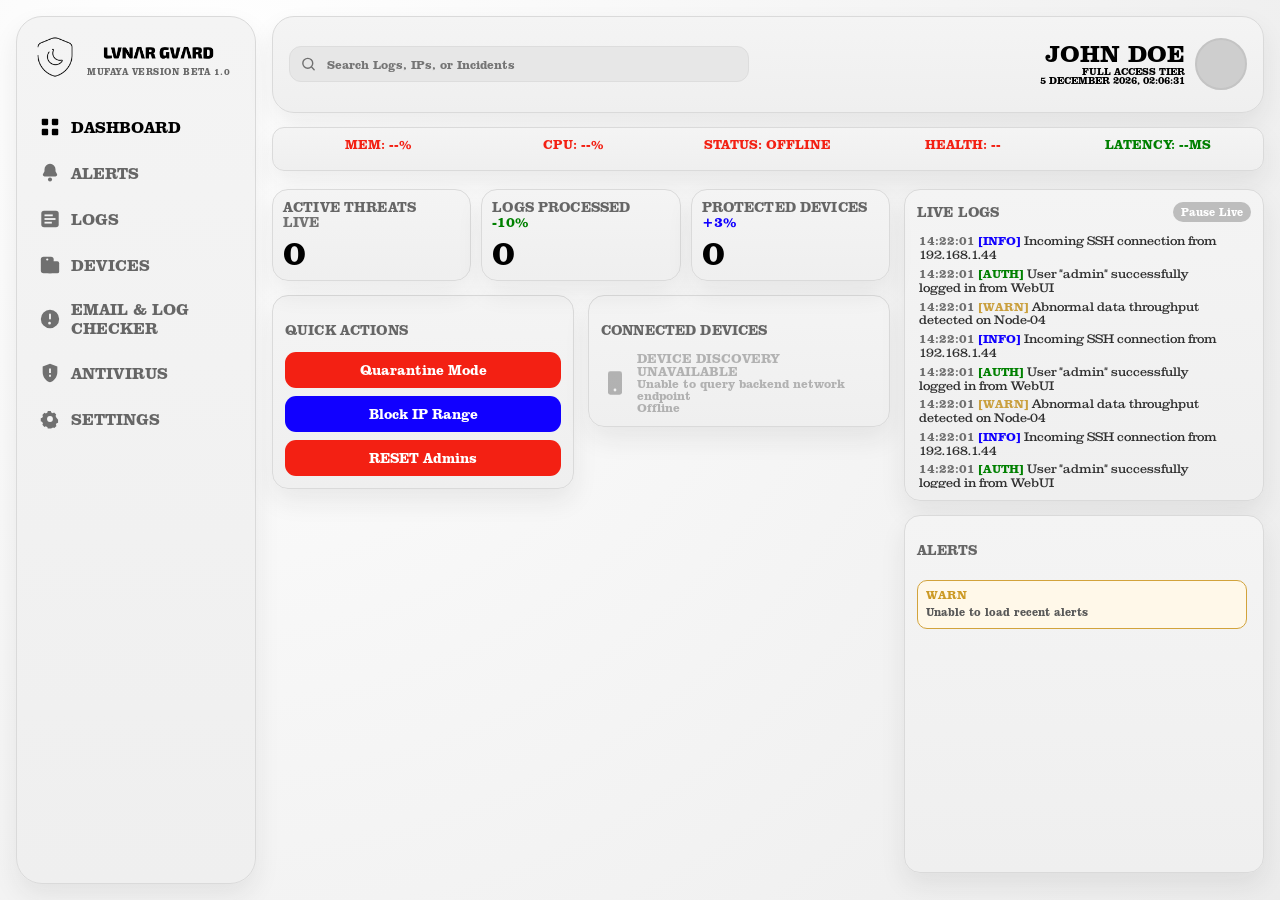
<file: frontend/index.html>
<!DOCTYPE html>
<html lang="en">
<head>
	<meta charset="UTF-8" />
	<meta name="viewport" content="width=device-width, initial-scale=1.0" />
	<title>LunarGuard Dashboard</title>
	<link rel="stylesheet" href="css/style.css" />
</head>
<body>
	<div class="dashboard-shell">
		<aside class="sidebar panel" aria-label="Sidebar Navigation">
			<div class="logo-row">
				<img src="assets/images/Logo.png" alt="LunarGuard Logo" class="logo-mark" style="width: 44px; height: 44px; object-fit: contain;" />
				<div class="logo-copy" style="display: flex; flex-direction: column; gap: 0px;">
					<img src="assets/images/Logo Text.png" alt="LVNAR GVARD" style="height: 28px; object-fit: contain;" />
					<p class="brand-sub" style="margin: 0;">Mufaya Version Beta 1.0</p>
				</div>
			</div>

			<nav class="nav-list" aria-label="Primary">
				<a href="#" class="nav-item navigation-text is-active" data-view="dashboard" aria-current="page">
					<svg class="nav-icon" viewBox="0 0 24 24" fill="currentColor" aria-hidden="true"><rect x="3" y="3" width="7" height="7" rx="1.2"/><rect x="14" y="3" width="7" height="7" rx="1.2"/><rect x="3" y="14" width="7" height="7" rx="1.2"/><rect x="14" y="14" width="7" height="7" rx="1.2"/></svg>
					<span>DASHBOARD</span>
				</a>
				<a href="#" class="nav-item navigation-text" data-view="alerts">
					<svg class="nav-icon" viewBox="0 0 24 24" fill="currentColor" aria-hidden="true"><path d="M12 2a6 6 0 0 0-6 6v2.2L4.4 13a1.8 1.8 0 0 0 1.5 2.7h12.2a1.8 1.8 0 0 0 1.5-2.7L18 10.2V8a6 6 0 0 0-6-6z"/><circle cx="12" cy="19" r="2.2"/></svg>
					<span>ALERTS</span>
				</a>
				<a href="#" class="nav-item navigation-text" data-view="logs">
					<svg class="nav-icon" viewBox="0 0 24 24" fill="currentColor" aria-hidden="true"><rect x="2.5" y="3" width="19" height="18" rx="3"/><rect x="6" y="7" width="9" height="2" fill="#f4f4f4"/><rect x="6" y="11" width="12" height="2" fill="#f4f4f4"/><rect x="6" y="15" width="8" height="2" fill="#f4f4f4"/></svg>
					<span>LOGS</span>
				</a>
				<a href="#" class="nav-item navigation-text" data-view="devices">
					<svg class="nav-icon" viewBox="0 0 24 24" fill="currentColor" aria-hidden="true"><rect x="2" y="3" width="14" height="18" rx="3"/><rect x="9" y="8" width="13" height="13" rx="2"/><circle cx="9" cy="6" r="1.2" fill="#f4f4f4"/></svg>
					<span>DEVICES</span>
				</a>
				<a href="#" class="nav-item navigation-text" data-view="ai">
					<svg class="nav-icon" viewBox="0 0 24 24" fill="currentColor" aria-hidden="true"><path d="M12 2a10 10 0 1 0 10 10A10 10 0 0 0 12 2zm1 14.5a1.5 1.5 0 1 1-3 0 1.5 1.5 0 0 1 3 0zm-1-4a1 1 0 0 1-1-1V7a1 1 0 0 1 2 0v4.5a1 1 0 0 1-1 1z"/></svg>
					<span>EMAIL & LOG CHECKER</span>
				</a>
				<a href="#" class="nav-item navigation-text" data-view="antivirus">
					<svg class="nav-icon" viewBox="0 0 24 24" fill="currentColor" aria-hidden="true"><path d="M12 2L4 5v6.09c0 5.05 3.41 9.76 8 10.91 4.59-1.15 8-5.86 8-10.91V5l-8-3zm1 14h-2v-2h2v2zm0-4h-2V7h2v5z"/></svg>
					<span>ANTIVIRUS</span>
				</a>
				<a href="#" class="nav-item navigation-text" data-view="settings">
					<svg class="nav-icon" viewBox="0 0 24 24" fill="currentColor" aria-hidden="true"><path d="M10 2h4l.7 2.1c.7.2 1.3.5 1.9.9l2-.8 2.8 2.8-.8 2c.4.6.7 1.2.9 1.9L24 14v4l-2.1.7a8 8 0 0 1-.9 1.9l.8 2-2.8 2.8-2-.8a8 8 0 0 1-1.9.9L14 26h-4l-.7-2.1a8 8 0 0 1-1.9-.9l-2 .8L2.6 21l.8-2a8 8 0 0 1-.9-1.9L.4 16v-4l2.1-.7a8 8 0 0 1 .9-1.9l-.8-2L5.4 4.6l2 .8a8 8 0 0 1 1.9-.9z" transform="scale(0.8) translate(2 2)"/><circle cx="12" cy="12" r="3.2" fill="#f4f4f4"/></svg>
					<span>SETTINGS</span>
				</a>
			</nav>
		</aside>

		<main class="main-area" aria-label="Main Dashboard Content">
			<header class="topbar panel">
				<label class="search-box" aria-label="Search">
					<svg viewBox="0 0 24 24" fill="none" aria-hidden="true">
						<circle cx="11" cy="11" r="7" stroke="currentColor" stroke-width="2"></circle>
						<path d="M20 20L16.7 16.7" stroke="currentColor" stroke-width="2" stroke-linecap="round"></path>
					</svg>
					<input class="search-input" type="search" placeholder="Search Logs, IPs, or Incidents" />
				</label>

				<div class="user-card">
					<div>
						<h1 class="user-name">JOHN DOE</h1>
						<p class="user-meta" id="live-user-meta">FULL ACCESS TIER<br />26 SEPTEMBER 2024, 13:00:05</p>
					</div>
					<div class="user-avatar" aria-hidden="true"></div>
				</div>
			</header>

			<div class="status-strip panel" aria-label="System Status">
				<span class="ok" id="memory-status">MEM: --%</span>
				<span class="warn" id="cpu-status">CPU: --%</span>
				<span class="ok" id="connection-status">STATUS: ONLINE</span>
				<span class="ok" id="health-status">HEALTH: --</span>
				<span class="ok" id="latency-status">LATENCY: --MS</span>
			</div>

			<section class="content-grid app-view is-visible" data-view="dashboard" aria-label="Operational Panels">
				<div class="left-stack">
					<section class="stats-row" aria-label="Security Metrics">
						<article class="stat-card panel">
							<p class="heading-text">ACTIVE THREATS</p>
							<p class="stat-delta">LIVE</p>
							<p class="stat-value" id="active-alerts-status">0</p>
						</article>
						<article class="stat-card panel">
							<p class="heading-text">LOGS PROCESSED</p>
							<p class="stat-delta positive">-10%</p>
							<p class="stat-value" id="logs-processed-status">0</p>
						</article>
						<article class="stat-card panel">
							<p class="heading-text">PROTECTED DEVICES</p>
							<p class="stat-delta positive-alt">+3%</p>
							<p class="stat-value" id="protected-devices-status">0</p>
						</article>
					</section>

					<div class="left-column">
					<section class="quick-actions panel">
						<p class="heading-text">QUICK ACTIONS</p>
						<div class="action-buttons">
							<button class="action-btn red" type="button">Quarantine Mode</button>
							<button class="action-btn blue" type="button">Block IP Range</button>
							<button class="action-btn red" type="button">RESET Admins</button>
						</div>
					</section>

					<section class="devices-panel panel" id="dashboard-devices-panel" style="cursor: pointer;" title="Click to view all devices">
						<p class="heading-text">CONNECTED DEVICES</p>
						<div class="device-list" id="connected-devices-list">
							<article class="device-item">
								<svg class="device-icon" viewBox="0 0 24 24" fill="currentColor" aria-hidden="true"><rect x="2" y="4" width="20" height="13" rx="2"/><rect x="9" y="18" width="6" height="2"/></svg>
								<div>
									<p class="device-name">WINDOWS LAPTOP</p>
									<p class="device-ip">192.168.18.6</p>
									<p class="device-state">Active</p>
								</div>
							</article>
							<article class="device-item">
								<svg class="device-icon" viewBox="0 0 24 24" fill="currentColor" aria-hidden="true"><rect x="6" y="2" width="12" height="20" rx="2"/><circle cx="12" cy="18" r="1.2" fill="#f4f4f4"/></svg>
								<div>
									<p class="device-name">ANDROID PHONE</p>
									<p class="device-ip">192.168.18.6</p>
									<p class="device-state">Active</p>
								</div>
							</article>
							<article class="device-item">
								<svg class="device-icon" viewBox="0 0 24 24" fill="currentColor" aria-hidden="true"><path d="M2 12h20v6a2 2 0 0 1-2 2H4a2 2 0 0 1-2-2z"/><path d="M5 11a7 7 0 0 1 14 0" fill="none" stroke="currentColor" stroke-width="2"/><path d="M8 11a4 4 0 0 1 8 0" fill="none" stroke="currentColor" stroke-width="2"/><rect x="5" y="14" width="2" height="2" fill="#f4f4f4"/><rect x="9" y="14" width="2" height="2" fill="#f4f4f4"/></svg>
								<div>
									<p class="device-name">CISCO SWITCH</p>
									<p class="device-ip">192.168.18.6</p>
									<p class="device-state">Active</p>
								</div>
							</article>
							<article class="device-item offline">
								<svg class="device-icon" viewBox="0 0 24 24" fill="currentColor" aria-hidden="true"><rect x="2" y="4" width="20" height="13" rx="2"/><rect x="9" y="18" width="6" height="2"/></svg>
								<div>
									<p class="device-name">WINDOWS LAPTOP</p>
									<p class="device-ip">192.168.18.6</p>
									<p class="device-state">Offline</p>
								</div>
							</article>
						</div>
					</section>
					</div>
				</div>

				<div class="right-column">
					<section class="live-logs panel">
						<div class="logs-toolbar">
							<p class="heading-text">LIVE LOGS</p>
							<button class="mini-btn" id="logs-pause-btn" type="button" aria-pressed="false">Pause Live</button>
						</div>
						<div class="log-list normal-text" id="live-log-list">
							<p class="log-row"><span class="log-time">14:22:01</span> <span class="tag info">[INFO]</span> Incoming SSH connection from 192.168.1.44</p>
							<p class="log-row"><span class="log-time">14:22:01</span> <span class="tag auth">[AUTH]</span> User "admin" successfully logged in from WebUI</p>
							<p class="log-row"><span class="log-time">14:22:01</span> <span class="tag warn">[WARN]</span> Abnormal data throughput detected on Node-04</p>
							<p class="log-row"><span class="log-time">14:22:01</span> <span class="tag info">[INFO]</span> Incoming SSH connection from 192.168.1.44</p>
							<p class="log-row"><span class="log-time">14:22:01</span> <span class="tag auth">[AUTH]</span> User "admin" successfully logged in from WebUI</p>
							<p class="log-row"><span class="log-time">14:22:01</span> <span class="tag warn">[WARN]</span> Abnormal data throughput detected on Node-04</p>
							<p class="log-row"><span class="log-time">14:22:01</span> <span class="tag info">[INFO]</span> Incoming SSH connection from 192.168.1.44</p>
							<p class="log-row"><span class="log-time">14:22:01</span> <span class="tag auth">[AUTH]</span> User "admin" successfully logged in from WebUI</p>
						</div>
					</section>

					<section class="alerts-panel panel">
						<p class="heading-text">ALERTS</p>
						<div class="alert-stack" id="alert-list">
							<article class="alert-card">
								<p class="alert-title info">INFO</p>
								<p class="alert-desc">Waiting for live alerts...</p>
							</article>
						</div>
					</section>
				</div>
			</section>

			<section class="view-panel panel app-view" data-view="logs" aria-label="Logs View">
				<div class="view-header">
					<div>
						<p class="heading-text">LOGS CONSOLE <span id="logs-stream-status" class="tag info" style="margin-left: 10px; font-size: 10px;">CONNECTING</span></p>
						<p class="view-subtitle">Live Windows event stream with filtering by severity, source, event ID, or keyword.</p>
						<p class="view-subtitle" style="font-size: 10px; opacity: 0.7;">URL: <span id="logs-websocket-url">--</span> | Recent: <span id="logs-recent-count">0</span></p>
					</div>
				</div>

				<div class="logs-page-grid" style="display: grid; gap: 12px;">
					<!-- Log Filter Toolbar -->
					<div class="panel" style="padding: 12px; border-radius: 12px; display: flex; flex-wrap: wrap; gap: 10px; align-items: center;">
						<div style="display: flex; flex-direction: column; gap: 4px; flex: 1; min-width: 140px;">
							<label style="font-size: 10px; font-weight: bold; text-transform: uppercase;">Tag / Severity</label>
							<select id="logs-filter-tag" style="background: #e7e7e7; border: 1px solid #ccc; padding: 6px 8px; border-radius: 8px; font-family: inherit; font-size: 12px; outline: none;">
								<option value="">All Tags / Severities</option>
								<option value="[AUTH]">[AUTH] Authentication</option>
								<option value="[PROC]">[PROC] Process</option>
								<option value="[CRED]">[CRED] Credential</option>
								<option value="[SYS]">[SYS] System</option>
								<option value="[WARN]">[WARN] Warning</option>
								<option value="[ERROR]">[ERROR] Error</option>
								<option value="[INFO]">[INFO] Info</option>
							</select>
						</div>

						<div style="display: flex; flex-direction: column; gap: 4px; flex: 1; min-width: 140px;">
							<label style="font-size: 10px; font-weight: bold; text-transform: uppercase;">Source</label>
							<input type="text" id="logs-filter-source" placeholder="e.g. Security, DCOM" style="background: #e7e7e7; border: 1px solid #ccc; padding: 6px 8px; border-radius: 8px; font-family: inherit; font-size: 12px; outline: none;" />
						</div>

						<div style="display: flex; flex-direction: column; gap: 4px; width: 120px;">
							<label style="font-size: 10px; font-weight: bold; text-transform: uppercase;">Event ID</label>
							<input type="text" id="logs-filter-eventid" placeholder="e.g. 4625" style="background: #e7e7e7; border: 1px solid #ccc; padding: 6px 8px; border-radius: 8px; font-family: inherit; font-size: 12px; outline: none;" />
						</div>

						<div style="display: flex; flex-direction: column; gap: 4px; flex: 2; min-width: 180px;">
							<label style="font-size: 10px; font-weight: bold; text-transform: uppercase;">Keyword Search</label>
							<input type="text" id="logs-filter-keyword" placeholder="Search log message text..." style="background: #e7e7e7; border: 1px solid #ccc; padding: 6px 8px; border-radius: 8px; font-family: inherit; font-size: 12px; outline: none;" />
						</div>

						<div style="display: flex; gap: 6px; align-self: flex-end; padding-bottom: 2px;">
							<button class="action-btn blue" id="logs-filter-apply-btn" type="button" style="padding: 6px 14px; font-size: 11px;">Filter</button>
							<button class="action-btn red" id="logs-filter-reset-btn" type="button" style="padding: 6px 14px; font-size: 11px;">Reset</button>
						</div>
					</div>

					<section class="logs-page-list panel">
						<div class="logs-toolbar">
							<p class="heading-text">FILTERED LOGS</p>
							<div class="logs-toolbar-actions">
								<button class="mini-btn" id="logs-refresh-btn" type="button">Refresh</button>
								<button class="mini-btn blue" id="logs-follow-btn" type="button" aria-pressed="true">Following Live</button>
							</div>
						</div>
						<div class="log-list normal-text" id="logs-page-list"></div>
					</section>
				</div>
			</section>

			<section class="view-panel panel app-view" data-view="alerts" aria-label="Alerts View">
				<div class="view-header">
					<div>
						<p class="heading-text">SECURITY ALERTS</p>
						<p class="view-subtitle">Detailed history of detected security events and system anomalies.</p>
					</div>
					<div class="logs-toolbar-actions">
						<button class="mini-btn red" id="alerts-clear-btn" type="button">Clear Dashboard List</button>
						<button class="mini-btn" id="alerts-refresh-btn" type="button">Refresh</button>
					</div>
				</div>

				<div class="alerts-page-content">
					<div class="alert-stack large-stack" id="alerts-page-list"></div>
				</div>
			</section>

			<section class="view-panel panel app-view" data-view="devices" aria-label="Devices View">
				<div class="view-header">
					<div>
						<p class="heading-text">CONNECTED DEVICES</p>
						<p class="view-subtitle">Detailed inventory of all hardware detected on the local network.</p>
						<p class="view-subtitle" style="font-size: 10px; opacity: 0.7;">Last Scan: <span id="devices-last-scan">--</span> | Total: <span id="devices-total-count">0</span></p>
					</div>
					<div class="logs-toolbar-actions">
						<button class="mini-btn blue" id="devices-refresh-btn" type="button">Full Rescan</button>
					</div>
				</div>

				<div class="devices-page-grid" id="devices-page-list">
					<!-- Detailed device cards will be injected here -->
				</div>
			</section>

			<section class="view-panel panel app-view" data-view="ai" aria-label="AI Security View">
				<div class="view-header">
					<div>
						<p class="heading-text">EMAIL & LOG CHECKER <span id="ai-engine-status" class="tag info" style="margin-left: 10px; font-size: 10px;">MOBILEBERT READY</span></p>
						<p class="view-subtitle">Paste email content or text below to get an instant AI security rating (1 - Bad, 2 - Good, 3 - Potential Bad).</p>
					</div>
				</div>

				<div class="ai-page-grid">
					<div class="ai-input-panel panel" style="padding: 16px; border-radius: 16px;">
						<p class="heading-text" style="margin-top: 0; margin-bottom: 12px;">PASTE TEXT OR EMAIL</p>

						<div style="display: flex; gap: 16px; margin-bottom: 12px;">
							<label style="font-size: 12px; font-weight: bold; cursor: pointer; display: flex; align-items: center; gap: 6px;">
								<input type="radio" name="ai-input-mode" value="email" checked /> Email Message
							</label>
							<label style="font-size: 12px; font-weight: bold; cursor: pointer; display: flex; align-items: center; gap: 6px;">
								<input type="radio" name="ai-input-mode" value="log" /> System Log
							</label>
						</div>

						<div id="ai-email-fields" style="margin-bottom: 10px; display: flex; flex-direction: column; gap: 8px;">
							<input type="text" id="ai-subject-input" placeholder="Subject (e.g., Urgent: Corporate Password Expiration)" style="width: 100%; background: #e7e7e7; padding: 10px 12px; border-radius: 10px; border: 1px solid #ccc; font-family: inherit; font-size: 13px; outline: none;" />
							<input type="email" id="ai-sender-input" placeholder="Sender / From (e.g., admin@external.com)" style="width: 100%; background: #e7e7e7; padding: 10px 12px; border-radius: 10px; border: 1px solid #ccc; font-family: inherit; font-size: 13px; outline: none;" />
						</div>

						<textarea id="ai-text-input" rows="8" placeholder="Paste full email body or message snippet here..." style="width: 100%; background: #e7e7e7; padding: 12px; border-radius: 10px; border: 1px solid #ccc; font-family: inherit; font-size: 13px; resize: vertical; outline: none;"></textarea>

						<div style="display: flex; gap: 10px; margin-top: 12px; justify-content: flex-end;">
							<button class="action-btn red" id="ai-clear-btn" type="button" style="padding: 8px 16px; font-size: 12px;">Clear</button>
							<button class="action-btn blue" id="ai-analyze-btn" type="button" style="padding: 10px 24px; font-size: 13px;">Analyze with AI</button>
						</div>
					</div>

					<div class="ai-result-panel panel" style="padding: 16px; border-radius: 16px;">
						<p class="heading-text" style="margin-top: 0; margin-bottom: 12px;">ANALYSIS & VERDICT</p>

						<div id="ai-result-content" style="display: flex; flex-direction: column; gap: 12px; min-height: 220px; justify-content: center;">
							<div style="text-align: center; color: var(--greycolor); padding: 24px 12px;">
								<p style="margin: 0; font-size: 14px; font-weight: bold;">Ready for Analysis</p>
								<p style="margin: 6px 0 0; font-size: 12px; opacity: 0.8;">Paste an email or text snippet on the left and click "Analyze with AI".</p>
							</div>
						</div>
					</div>
				</div>
			</section>
			<section class="view-panel panel app-view" data-view="antivirus" aria-label="Antivirus View">
				<div class="view-header">
					<div>
						<p class="heading-text">REAL-TIME ANTIVIRUS</p>
						<p class="view-subtitle">Active monitoring of Downloads and Desktop for malicious files.</p>
					</div>
					<div class="logs-toolbar-actions">
						<span id="scanner-status" class="tag info">SHIELD ACTIVE</span>
					</div>
				</div>

				<div class="scanner-page-grid">
					<section class="scanner-stats panel">
						<div class="stat-card">
							<p class="heading-text">FILES SCANNED</p>
							<p class="stat-value" id="scanner-files-count">0</p>
						</div>
						<div class="stat-card">
							<p class="heading-text">THREATS BLOCKED</p>
							<p class="stat-value red" id="scanner-threats-count">0</p>
						</div>
					</section>

					<section class="scanner-log panel">
						<p class="heading-text">SCANNER ACTIVITY</p>
						<div class="log-list normal-text" id="scanner-log-list">
							<p class="log-row"><span class="log-time">--:--:--</span> <span class="tag info">[INFO]</span> Antivirus engine initialized...</p>
						</div>
					</section>
				</div>
			</section>
		</main>
	</div>
	<script src="js/api.js" defer></script>
	<script src="js/main.js" defer></script>
</body>
</html>
</file>
<file: frontend/css/style.css>
@font-face {
	font-family: "Exo 2";
	src: url("../assets/fonts/Exo2-Black.ttf") format("truetype");
	font-weight: 900;
	font-style: normal;
}

@font-face {
	font-family: "Clarendon";
	src: url("../assets/fonts/Clarendon.otf") format("opentype");
	font-weight: 400;
	font-style: normal;
}

@font-face {
	font-family: "ClarendonBold";
	src: url("../assets/fonts/ClarendonB.otf") format("opentype");
	font-weight: 700;
	font-style: normal;
}

:root {
	--backgroundcolor: #f7f7f7;
	--whitecolor: #ffffff;
	--negativecolor: #f32013;
	--positivecolor: #008000;
	--positivecolor2: #1100ff;
	--greycolor: #666666;
	--blackcolor: #000000;
	--panel: #efefef;
	--stroke: #dadada;
	--muted: #9d9d9d;
	--shadow: 0 12px 26px rgba(34, 34, 34, 0.08);
	--radius-xl: 22px;
	--radius-lg: 16px;
	--radius-md: 12px;
}

* {
	box-sizing: border-box;
}

html,
body {
	margin: 0;
	min-height: 100%;
	background: radial-gradient(circle at 16% 10%, #ffffff 0%, #f6f6f6 45%, #ececec 100%);
	color: var(--greycolor);
}

body {
	font-family: "Clarendon", serif;
	padding: 16px;
}

.brand-text {
	font-family: "Exo 2", sans-serif;
	font-weight: 900;
	font-size: 16px;
	letter-spacing: 0.02em;
	color: var(--blackcolor);
}

.heading-text {
	font-family: "ClarendonBold", "Clarendon", serif;
	font-weight: 700;
	font-size: 14px;
	text-transform: uppercase;
	letter-spacing: 0.01em;
	color: var(--greycolor);
}

.navigation-text {
	font-family: "ClarendonBold", "Clarendon", serif;
	font-weight: 700;
	font-size: 16px;
	color: var(--greycolor);
	text-decoration: none;
}

.navigation-text.is-active,
.navigation-text[aria-current="page"] {
	color: var(--blackcolor);
}

.normal-text {
	font-family: "Clarendon", serif;
	font-size: 12px;
	line-height: 1.2;
}

.dashboard-shell {
	max-width: 1280px;
	margin: 0 auto;
	display: grid;
	grid-template-columns: 240px 1fr;
	gap: 16px;
}

.panel {
	background: linear-gradient(180deg, #f4f4f4 0%, #efefef 100%);
	border: 1px solid var(--stroke);
	border-radius: var(--radius-lg);
	box-shadow: var(--shadow);
}

.app-view[hidden] {
	display: none !important;
}

.app-view {
	display: none;
}

.content-grid.is-visible {
	display: grid;
}

.view-panel.is-visible {
	display: block;
}

.view-panel {
	padding: 16px;
	border-radius: var(--radius-xl);
}

.view-header {
	display: flex;
	align-items: flex-start;
	justify-content: space-between;
	gap: 16px;
	margin-bottom: 16px;
}

.view-subtitle {
	margin: 4px 0 0;
	font-family: "ClarendonBold", "Clarendon", serif;
	font-size: 12px;
	color: var(--greycolor);
}

.logs-page-grid {
	display: block;
}

.logs-page-list,
.logs-summary-card {
	padding: 12px;
	border-radius: var(--radius-lg);
}

.logs-page-list .log-list {
	height: calc(100vh - 250px);
	min-height: 520px;
}

.logs-toolbar-actions {
	display: flex;
	gap: 8px;
	flex-wrap: wrap;
}

.log-row.placeholder {
	padding: 10px 12px;
	border-radius: 10px;
	background: #e7e7e7;
	color: var(--greycolor);
}

.sidebar {
	padding: 18px 16px;
	border-radius: 26px;
	min-height: calc(100vh - 32px);
	display: flex;
	flex-direction: column;
	gap: 22px;
	position: sticky;
	top: 16px;
}

.logo-row {
	display: flex;
	align-items: center;
	gap: 10px;
}

.logo-mark {
	width: 40px;
	height: 40px;
	flex: 0 0 auto;
	color: var(--blackcolor);
}

.brand-sub {
	margin: 2px 0 0;
	font-family: "ClarendonBold", "Clarendon", serif;
	font-size: 9px;
	color: var(--greycolor);
	text-transform: uppercase;
	letter-spacing: 0.06em;
}

.nav-list {
	display: grid;
	gap: 10px;
	margin-top: 8px;
}

.nav-item {
	display: flex;
	align-items: center;
	gap: 10px;
	padding: 7px 6px;
	border-radius: 10px;
	transition: transform 0.2s ease, background-color 0.2s ease;
}

.nav-item:hover {
	background-color: #e4e4e4;
	transform: translateX(4px);
}

.nav-icon {
	width: 22px;
	height: 22px;
	color: #707070;
	flex: 0 0 auto;
}

.nav-item.is-active .nav-icon,
.nav-item[aria-current="page"] .nav-icon {
	color: var(--blackcolor);
}

.main-area {
	display: grid;
	gap: 14px;
}

.topbar {
	display: flex;
	justify-content: space-between;
	align-items: center;
	gap: 16px;
	padding: 16px;
	border-radius: var(--radius-xl);
	animation: rise-in 0.45s ease both;
}

.search-box {
	display: flex;
	align-items: center;
	gap: 8px;
	background: #e7e7e7;
	border: 1px solid #dddddd;
	border-radius: 12px;
	padding: 8px 10px;
	width: min(460px, 100%);
	color: #5f5f5f;
	font-family: "ClarendonBold", "Clarendon", serif;
	font-size: 12px;
}

.search-box svg {
	width: 18px;
	height: 18px;
	color: #707070;
}

.search-input {
	appearance: none;
	border: 0;
	outline: 0;
	width: 100%;
	background: transparent;
	font: inherit;
	color: inherit;
}

.user-card {
	display: flex;
	align-items: center;
	gap: 10px;
	text-align: right;
}

.user-name {
	margin: 0;
	font-family: "ClarendonBold", "Clarendon", serif;
	font-size: 24px;
	line-height: 0.8;
	color: var(--blackcolor);
}

.user-meta {
	margin: 4px 0 0;
	font-family: "ClarendonBold", "Clarendon", serif;
	font-size: 10px;
	line-height: 0.9;
	color: var(--blackcolor);
}

.user-avatar {
	width: 52px;
	height: 52px;
	border-radius: 50%;
	background: #cecece;
	border: 2px solid #c4c4c4;
}

.stats-row {
	display: grid;
	grid-template-columns: repeat(3, minmax(0, 1fr));
	gap: 10px;
	animation: rise-in 0.6s ease both;
}

.stat-card {
	padding: 10px;
	border-radius: var(--radius-lg);
}

.stat-card .heading-text {
	margin: 0;
	line-height: 1;
}

.stat-delta {
	margin: 1px 0 6px;
	font-family: "ClarendonBold", "Clarendon", serif;
	font-size: 14px;
	line-height: 1;
}

.stat-delta.positive {
	color: var(--positivecolor);
}

.stat-delta.positive-alt {
	color: var(--positivecolor2);
}

.stat-delta {
	color: #737373;
}

.stat-value {
	margin: 0;
	font-family: "ClarendonBold", "Clarendon", serif;
	font-size: 36px;
	line-height: 0.95;
	color: var(--blackcolor);
}

.content-grid {
	display: grid;
	grid-template-columns: minmax(0, 1fr) 360px;
	gap: 14px;
	align-items: start;
	animation: rise-in 0.8s ease both;
}

.left-stack {
	display: grid;
	gap: 14px;
}

.left-column {
	display: grid;
	grid-template-columns: minmax(220px, 1fr) minmax(260px, 1fr);
	gap: 14px;
	align-items: start;
}

.right-column {
	display: grid;
	gap: 14px;
	align-items: start;
}

.live-logs {
	width: 360px;
	max-width: 100%;
}

.quick-actions,
.devices-panel,
.live-logs,
.alerts-panel {
	padding: 12px;
	border-radius: var(--radius-lg);
}

.devices-panel {
	transition: transform 0.2s ease, box-shadow 0.2s ease;
}

.devices-panel:hover {
	transform: translateY(-2px);
	box-shadow: 0 15px 30px rgba(34, 34, 34, 0.12);
}

.logs-toolbar {
	display: flex;
	align-items: center;
	justify-content: space-between;
	gap: 10px;
}

.logs-toolbar .heading-text {
	margin: 0;
}

.action-buttons {
	display: grid;
	gap: 8px;
	margin-top: 10px;
}

.action-btn {
	border: 0;
	border-radius: 11px;
	padding: 10px 12px;
	font-family: "ClarendonBold", "Clarendon", serif;
	font-size: 14px;
	color: var(--whitecolor);
	cursor: pointer;
	transition: transform 0.15s ease, filter 0.15s ease;
}

.action-btn:hover {
	transform: translateY(-2px);
	filter: brightness(1.05);
}

.action-btn.red {
	background: var(--negativecolor);
}

.action-btn.blue {
	background: var(--positivecolor2);
}

.device-list {
	margin-top: 10px;
	display: grid;
	gap: 8px;
}

.device-item {
	display: grid;
	grid-template-columns: 28px 1fr;
	gap: 8px;
	align-items: center;
}

.device-item.offline {
	opacity: 0.45;
}

.devices-page-grid {
	display: grid;
	grid-template-columns: repeat(auto-fill, minmax(280px, 1fr));
	gap: 16px;
	margin-top: 16px;
	padding: 4px;
}

.device-detail-card {
	padding: 16px;
	display: flex;
	flex-direction: column;
	gap: 12px;
	transition: transform 0.2s ease;
}

.device-detail-card:hover {
	transform: translateY(-4px);
}

.device-detail-header {
	display: flex;
	align-items: center;
	gap: 12px;
}

.device-detail-icon {
	width: 40px;
	height: 40px;
	color: var(--blackcolor);
}

.device-detail-info {
	flex: 1;
}

.device-detail-name {
	margin: 0;
	font-family: "ClarendonBold", "Clarendon", serif;
	font-size: 16px;
	color: var(--blackcolor);
}

.device-detail-ip {
	margin: 2px 0 0;
	font-size: 12px;
	color: var(--greycolor);
}

.device-detail-stats {
	display: grid;
	grid-template-columns: 1fr 1fr;
	gap: 8px;
	background: rgba(0, 0, 0, 0.03);
	padding: 8px;
	border-radius: 8px;
}

.device-stat-item {
	display: flex;
	flex-direction: column;
}

.device-stat-label {
	font-size: 9px;
	text-transform: uppercase;
	color: var(--muted);
}

.device-stat-value {
	font-family: "ClarendonBold", "Clarendon", serif;
	font-size: 11px;
	color: var(--greycolor);
}

.scanner-page-grid {
	display: grid;
	grid-template-columns: 280px 1fr;
	gap: 16px;
	margin-top: 16px;
}

.ai-page-grid {
	display: grid;
	grid-template-columns: 1fr 1fr;
	gap: 16px;
	margin-top: 16px;
}

.ai-verdict-badge {
	display: inline-flex;
	align-items: center;
	justify-content: center;
	padding: 8px 16px;
	border-radius: 999px;
	font-family: "ClarendonBold", "Clarendon", serif;
	font-size: 16px;
	font-weight: 700;
	color: #ffffff;
	text-transform: uppercase;
	letter-spacing: 0.04em;
}

.ai-verdict-badge.status-1 {
	background: #c33b31;
	box-shadow: 0 4px 12px rgba(195, 59, 49, 0.3);
}

.ai-verdict-badge.status-2 {
	background: #008000;
	box-shadow: 0 4px 12px rgba(0, 128, 0, 0.3);
}

.ai-verdict-badge.status-3 {
	background: #caa03f;
	box-shadow: 0 4px 12px rgba(202, 160, 63, 0.3);
}

.scanner-stats {
	display: grid;
	gap: 16px;
	padding: 16px;
	align-content: start;
}

.scanner-log {
	padding: 16px;
}

.scanner-log .log-list {
	height: calc(100vh - 350px);
	min-height: 400px;
}

.stat-value.red {
	color: var(--negativecolor);
}

.device-name {
	margin: 0;
	font-family: "ClarendonBold", "Clarendon", serif;
	font-size: 13px;
	line-height: 1;
	color: var(--greycolor);
}

.device-ip,
.device-state {
	margin: 0;
	font-family: "ClarendonBold", "Clarendon", serif;
	font-size: 12px;
	line-height: 1;
	color: var(--greycolor);
}

.log-list {
	margin-top: 6px;
	display: flex;
	flex-direction: column;
	gap: 4px;
	height: 260px;
	overflow-y: auto;
	overflow-x: hidden;
	padding: 6px 10px 12px 2px;
	scrollbar-gutter: stable;
}

.log-row {
	margin: 0;
	font-size: 12px;
	line-height: 1.15;
	color: #2f2f2f;
}

.log-time {
	font-family: "ClarendonBold", "Clarendon", serif;
	color: #6f6f6f;
}

.tag {
	font-family: "ClarendonBold", "Clarendon", serif;
}

.tag.info {
	color: var(--positivecolor2);
}

.tag.auth {
	color: var(--positivecolor);
}

.tag.warn {
	color: #caa03f;
}

.alert-stack {
	display: flex;
	flex-direction: column;
	gap: 8px;
	margin-top: 8px;
	height: 300px;
	overflow-y: auto;
	padding-right: 4px;
}

.alert-stack.large-stack {
	height: calc(100vh - 250px);
	min-height: 520px;
}

.alert-card {
	border: 1px solid #8c8c8c;
	border-radius: 10px;
	padding: 8px;
	background: #f8f8f8;
	text-align: left;
}

.alert-summary {
	display: grid;
	gap: 4px;
	cursor: pointer;
}

.alert-summary:focus-visible {
	outline: 2px solid #3e6bd3;
	outline-offset: 2px;
	border-radius: 8px;
}

.alert-actions {
	display: none;
	grid-template-columns: 1fr 1fr;
	gap: 6px;
	margin-top: 8px;
}

.alert-card.expanded .alert-actions {
	display: grid;
}

.alert-card.critical {
	border-color: #c33b31;
	background: #fff1ef;
}

.alert-card.warn {
	border-color: #d2a33c;
	background: #fff8e9;
}

.alert-card.info {
	border-color: #2f64ca;
	background: #eef3ff;
}

.alert-title {
	margin: 0;
	font-family: "ClarendonBold", "Clarendon", serif;
	font-size: 12px;
	line-height: 1;
	text-transform: uppercase;
}

.alert-title.medium {
	color: #cc9a25;
}

.alert-title.high {
	color: var(--negativecolor);
}

.alert-title.critical {
	color: var(--negativecolor);
}

.alert-title.warn {
	color: #cc9a25;
}

.alert-title.info {
	color: var(--positivecolor2);
}

.alert-desc {
	margin: 5px 0 0;
	font-family: "ClarendonBold", "Clarendon", serif;
	font-size: 11px;
	color: #585858;
	line-height: 1.2;
}

.alert-meta {
	margin: 0;
	font-family: "ClarendonBold", "Clarendon", serif;
	font-size: 10px;
	color: #6d6d6d;
}

.alerts-panel {
	height: 358px;
	display: flex;
	flex-direction: column;
}

.mini-btn {
	border: 0;
	border-radius: 999px;
	padding: 3px 8px;
	font-family: "ClarendonBold", "Clarendon", serif;
	font-size: 11px;
	color: var(--whitecolor);
	background: #bdbdbd;
	cursor: pointer;
}

.mini-btn.blue {
	background: var(--positivecolor2);
}

.mini-btn.red {
	background: var(--negativecolor);
}

.status-strip {
	padding: 8px 12px;
	border-radius: var(--radius-md);
	display: grid;
	grid-template-columns: repeat(5, 1fr);
	gap: 10px;
	text-align: center;
	font-family: "ClarendonBold", "Clarendon", serif;
	font-size: 13px;
	text-transform: uppercase;
	animation: rise-in 0.5s ease both;
	margin-bottom: 4px;
}

.status-strip .ok {
	color: var(--positivecolor);
}

.status-strip .warn {
	color: var(--negativecolor);
}

@keyframes rise-in {
	from {
		opacity: 0;
		transform: translateY(16px);
	}
	to {
		opacity: 1;
		transform: translateY(0);
	}
}

@media (max-width: 1180px) {
	.dashboard-shell {
		grid-template-columns: 80px 1fr;
	}

	.sidebar {
		padding: 14px 10px;
	}

	.logo-copy,
	.nav-item span {
		display: none;
	}

	.nav-item {
		justify-content: center;
	}

	.content-grid {
		grid-template-columns: 1fr;
	}

	.logs-page-grid {
		grid-template-columns: 1fr;
	}

	.stats-row {
		grid-template-columns: repeat(3, minmax(0, 1fr));
	}
}

@media (max-width: 900px) {
	body {
		padding: 10px;
	}

	.dashboard-shell {
		grid-template-columns: 1fr;
	}

	.sidebar {
		position: static;
		min-height: auto;
		border-radius: var(--radius-lg);
	}

	.nav-list {
		grid-template-columns: repeat(3, minmax(0, 1fr));
	}

	.logo-copy,
	.nav-item span {
		display: block;
	}

	.nav-item {
		justify-content: flex-start;
	}

	.topbar {
		flex-direction: column;
		align-items: stretch;
	}

	.user-card {
		justify-content: flex-end;
	}

	.stats-row {
		grid-template-columns: repeat(2, minmax(0, 1fr));
	}

	.left-column {
		grid-template-columns: 1fr;
	}

	.view-header {
		flex-direction: column;
	}

	.status-strip {
		grid-template-columns: 1fr;
		text-align: left;
	}
}

@media (max-width: 620px) {
	.user-name {
		font-size: 32px;
	}

	.user-meta {
		font-size: 21px;
	}

	.stats-row {
		grid-template-columns: 1fr;
	}

	.nav-list {
		grid-template-columns: repeat(2, minmax(0, 1fr));
	}

	.logs-page-list .log-list {
		height: 360px;
	}
}
</file>
